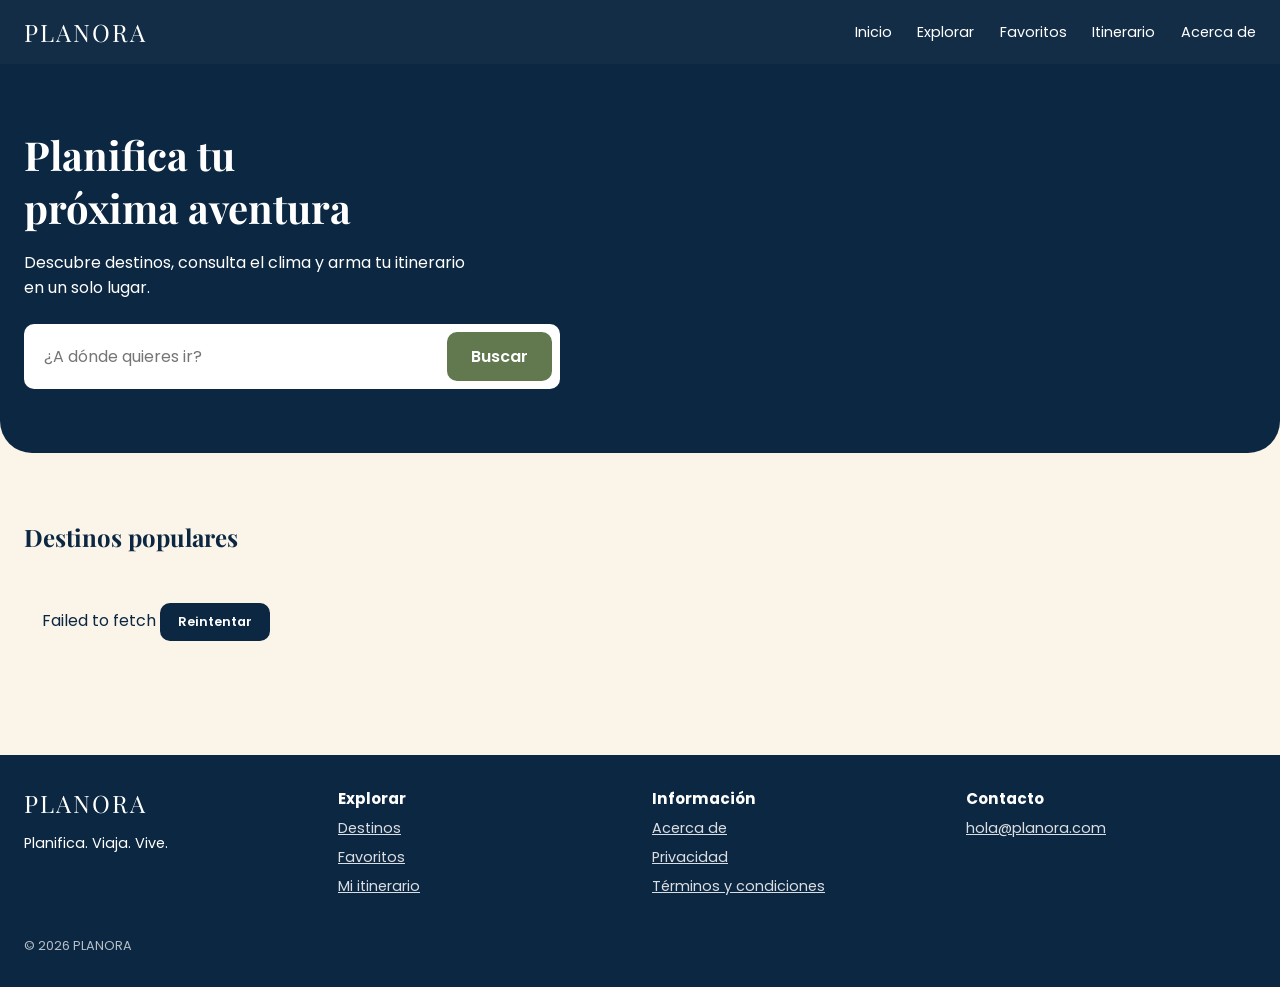
<file: index.html>
<!DOCTYPE html>
<html lang="es">
<head>
  <meta charset="UTF-8">
  <meta name="viewport" content="width=device-width, initial-scale=1">
  <title>PLANORA | Planifica. Viaja. Vive.</title>
  <link href="https://fonts.googleapis.com/css2?family=Playfair+Display:wght@700&family=Poppins:wght@400;600&display=swap" rel="stylesheet">
  <link rel="stylesheet" href="css/styles.css">
</head>
<body>
  <header class="site-header">
  <a class="logo" href="index.html">PLANORA</a>
  <nav>
    <a href="index.html">Inicio</a>
    <a href="explorar.html">Explorar</a>
    <a href="favoritos.html">Favoritos</a>
    <a href="itinerario.html">Itinerario</a>
    <a href="acerca.html">Acerca de</a>
  </nav>
</header>
<main>
  <section class="hero">
    <h1>Planifica tu próxima aventura</h1>
    <p>Descubre destinos, consulta el clima y arma tu itinerario en un solo lugar.</p>
    <form class="search" action="explorar.html" id="form-busqueda">
      <label for="q" class="sr-only">Buscar destino</label>
      <input id="q" name="q" type="search" placeholder="¿A dónde quieres ir?">
      <button type="submit">Buscar</button>
    </form>
  </section>
  <section class="destinos">
  <h2>Destinos populares</h2>
  <ul class="grid" data-catalog aria-live="polite"></ul>
</section>
</main>
<footer class="site-footer-main">
  <div class="footer-grid">
    <div>
      <p class="footer-logo">PLANORA</p>
      <p>Planifica. Viaja. Vive.</p>
    </div>
    <div>
      <h2>Explorar</h2>
      <ul>
        <li><a href="explorar.html">Destinos</a></li>
        <li><a href="favoritos.html">Favoritos</a></li>
        <li><a href="itinerario.html">Mi itinerario</a></li>
      </ul>
    </div>
    <div>
      <h2>Información</h2>
      <ul>
        <li><a href="acerca.html">Acerca de</a></li>
        <li><a href="acerca.html">Privacidad</a></li>
        <li><a href="acerca.html">Términos y condiciones</a></li>
      </ul>
    </div>
    <div>
      <h2>Contacto</h2>
      <ul>
        <li><a href="mailto:hola@planora.com">hola@planora.com</a></li>
      </ul>
    </div>
  </div>
  <p class="copyright">© 2026 PLANORA</p>
</footer>
<script type="module" src="js/app.js"></script>
</body>
</html>
</file>
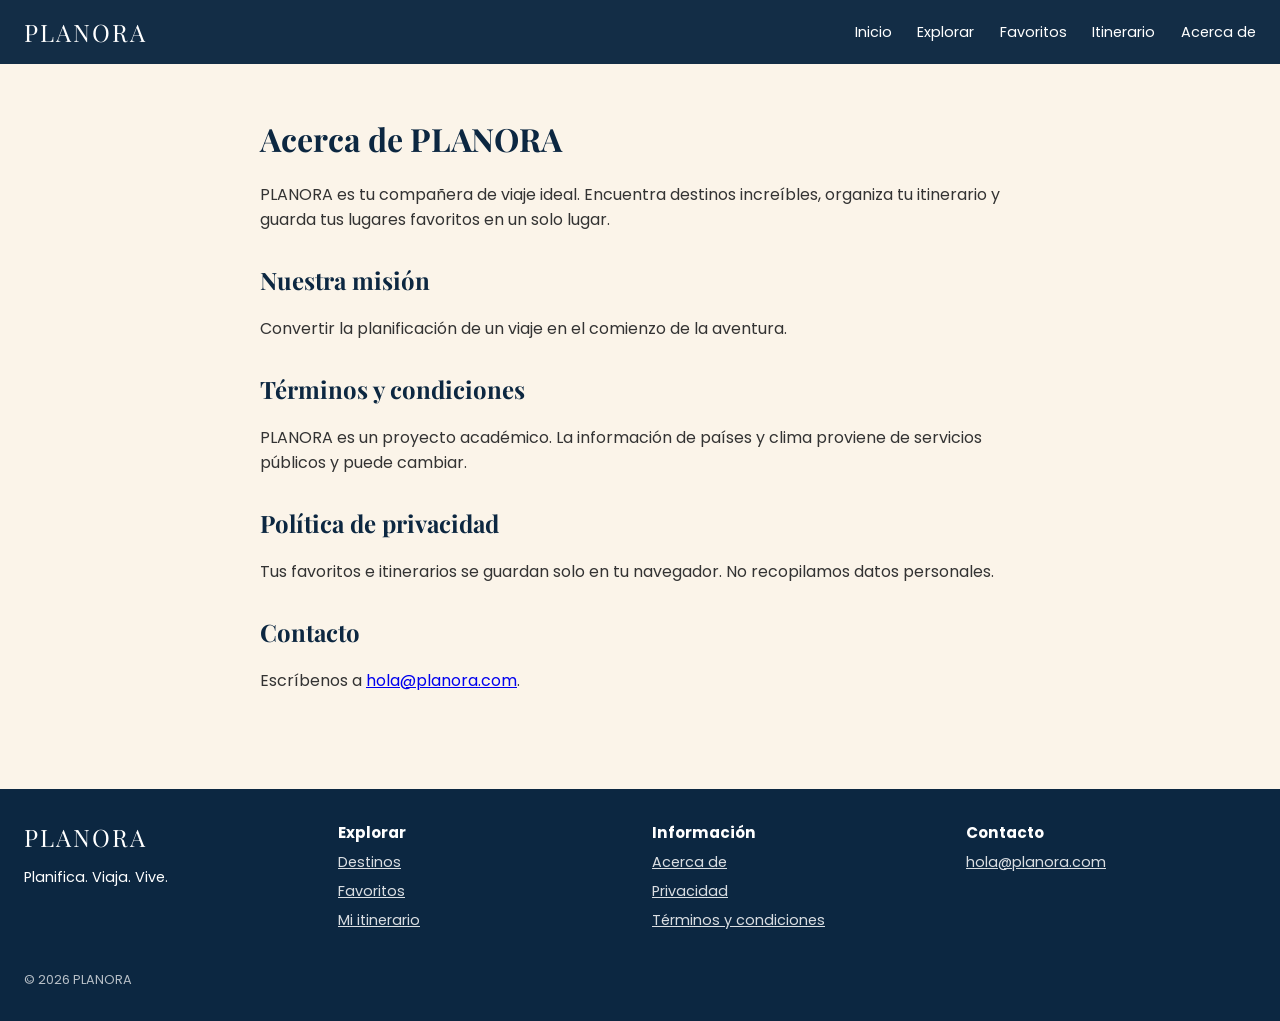
<file: acerca.html>
<!DOCTYPE html>
<html lang="es">
<head>
  <meta charset="UTF-8">
  <meta name="viewport" content="width=device-width, initial-scale=1">
  <title>Acerca de | PLANORA</title>
  <link href="https://fonts.googleapis.com/css2?family=Playfair+Display:wght@700&family=Poppins:wght@400;600&display=swap" rel="stylesheet">
  <link rel="stylesheet" href="css/styles.css">
</head>
<body>

  <header class="site-header">
  <a class="logo" href="index.html">PLANORA</a>
  <nav>
    <a href="index.html">Inicio</a>
    <a href="explorar.html">Explorar</a>
    <a href="favoritos.html">Favoritos</a>
    <a href="itinerario.html">Itinerario</a>
    <a href="acerca.html">Acerca de</a>
  </nav>
</header>

  <main class="acerca">
    <h1>Acerca de PLANORA</h1>
    <p>PLANORA es tu compañera de viaje ideal. Encuentra destinos increíbles, organiza tu itinerario y guarda tus lugares favoritos en un solo lugar.</p>

    <section>
      <h2>Nuestra misión</h2>
      <p>Convertir la planificación de un viaje en el comienzo de la aventura.</p>
    </section>

    <section id="terminos">
      <h2>Términos y condiciones</h2>
      <p>PLANORA es un proyecto académico. La información de países y clima proviene de servicios públicos y puede cambiar.</p>
    </section>

    <section id="privacidad">
      <h2>Política de privacidad</h2>
      <p>Tus favoritos e itinerarios se guardan solo en tu navegador. No recopilamos datos personales.</p>
    </section>

    <section id="contacto">
      <h2>Contacto</h2>
      <p>Escríbenos a <a href="mailto:hola@planora.com">hola@planora.com</a>.</p>
    </section>
  </main>

  <footer class="site-footer-main">
  <div class="footer-grid">
    <div>
      <p class="footer-logo">PLANORA</p>
      <p>Planifica. Viaja. Vive.</p>
    </div>
    <div>
      <h2>Explorar</h2>
      <ul>
        <li><a href="explorar.html">Destinos</a></li>
        <li><a href="favoritos.html">Favoritos</a></li>
        <li><a href="itinerario.html">Mi itinerario</a></li>
      </ul>
    </div>
    <div>
      <h2>Información</h2>
      <ul>
        <li><a href="acerca.html">Acerca de</a></li>
        <li><a href="acerca.html">Privacidad</a></li>
        <li><a href="acerca.html">Términos y condiciones</a></li>
      </ul>
    </div>
    <div>
      <h2>Contacto</h2>
      <ul>
        <li><a href="mailto:hola@planora.com">hola@planora.com</a></li>
      </ul>
    </div>
  </div>
  <p class="copyright">© 2026 PLANORA</p>
</footer>

</body>
</html>
</file>
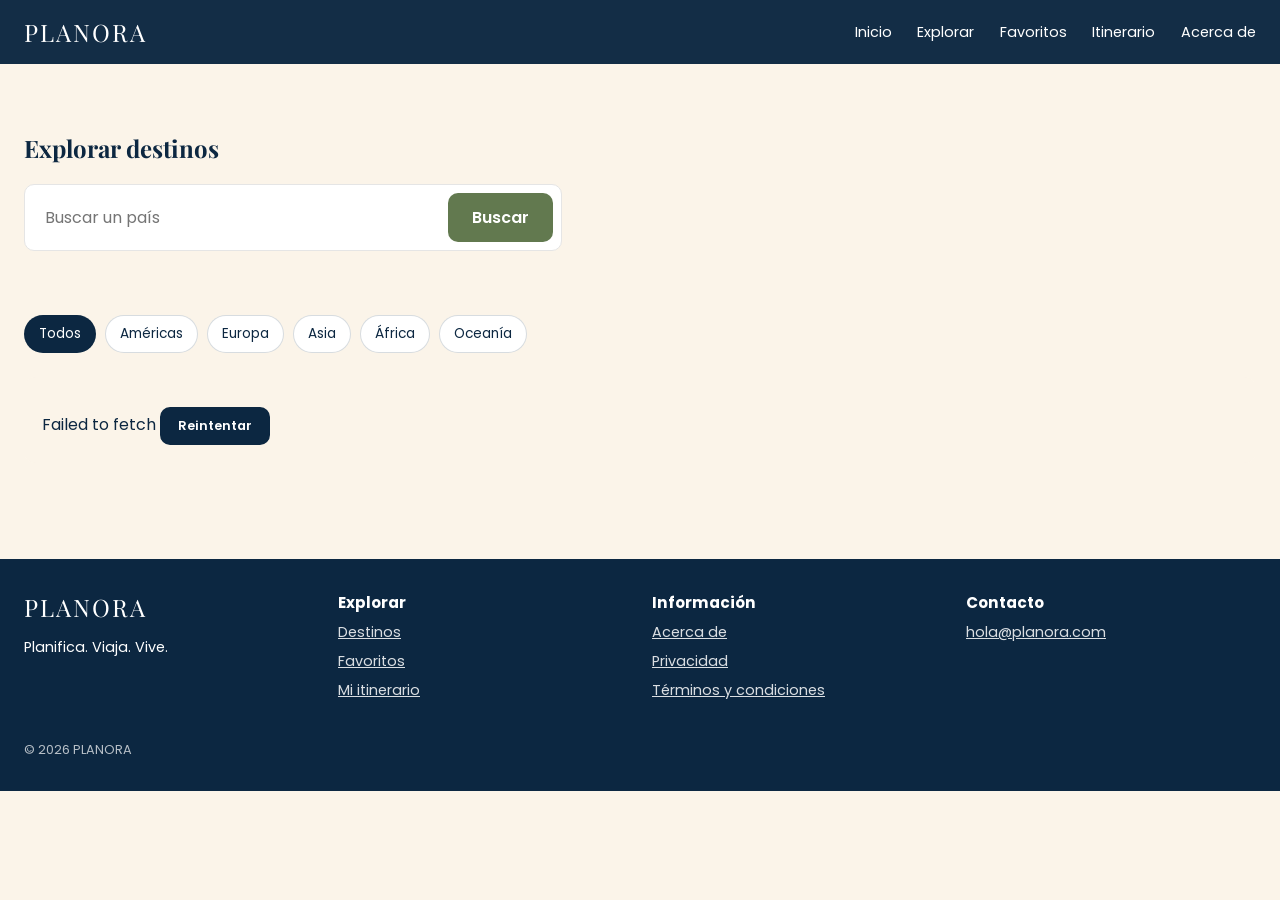
<file: explorar.html>
<!DOCTYPE html>
<html lang="es">
<head>
  <meta charset="UTF-8">
  <meta name="viewport" content="width=device-width, initial-scale=1">
  <title>Explorar destinos | PLANORA</title>
  <link href="https://fonts.googleapis.com/css2?family=Playfair+Display:wght@700&family=Poppins:wght@400;600&display=swap" rel="stylesheet">
  <link rel="stylesheet" href="css/styles.css">
</head>
<body>

  <header class="site-header">
  <a class="logo" href="index.html">PLANORA</a>
  <nav>
    <a href="index.html">Inicio</a>
    <a href="explorar.html">Explorar</a>
    <a href="favoritos.html">Favoritos</a>
    <a href="itinerario.html">Itinerario</a>
    <a href="acerca.html">Acerca de</a>
  </nav>
</header>

  <main>
    <section class="destinos explorar">
      <h1>Explorar destinos</h1>

      <form class="search" id="form-busqueda" action="explorar.html">
        <label for="q" class="sr-only">Buscar destino</label>
        <input id="q" name="q" type="search" placeholder="Buscar un país">
        <button type="submit">Buscar</button>
      </form>

      <p id="estado-busqueda" class="status" aria-live="polite">Cargando destinos…</p>
      <ul class="filters" id="filtros-region">
        <li><a href="#" data-region="Todos" aria-current="true" class="active">Todos</a></li>
        <li><a href="#" data-region="Américas">Américas</a></li>
        <li><a href="#" data-region="Europa">Europa</a></li>
        <li><a href="#" data-region="Asia">Asia</a></li>
        <li><a href="#" data-region="África">África</a></li>
        <li><a href="#" data-region="Oceanía">Oceanía</a></li>
      </ul>

      <ul class="grid" data-catalog aria-live="polite"></ul>
    </section>
  </main>

  <footer class="site-footer-main">
  <div class="footer-grid">
    <div>
      <p class="footer-logo">PLANORA</p>
      <p>Planifica. Viaja. Vive.</p>
    </div>
    <div>
      <h2>Explorar</h2>
      <ul>
        <li><a href="explorar.html">Destinos</a></li>
        <li><a href="favoritos.html">Favoritos</a></li>
        <li><a href="itinerario.html">Mi itinerario</a></li>
      </ul>
    </div>
    <div>
      <h2>Información</h2>
      <ul>
        <li><a href="acerca.html">Acerca de</a></li>
        <li><a href="acerca.html">Privacidad</a></li>
        <li><a href="acerca.html">Términos y condiciones</a></li>
      </ul>
    </div>
    <div>
      <h2>Contacto</h2>
      <ul>
        <li><a href="mailto:hola@planora.com">hola@planora.com</a></li>
      </ul>
    </div>
  </div>
  <p class="copyright">© 2026 PLANORA</p>
</footer>

<script type="module" src="js/app.js"></script>
</body>
</html>
</file>
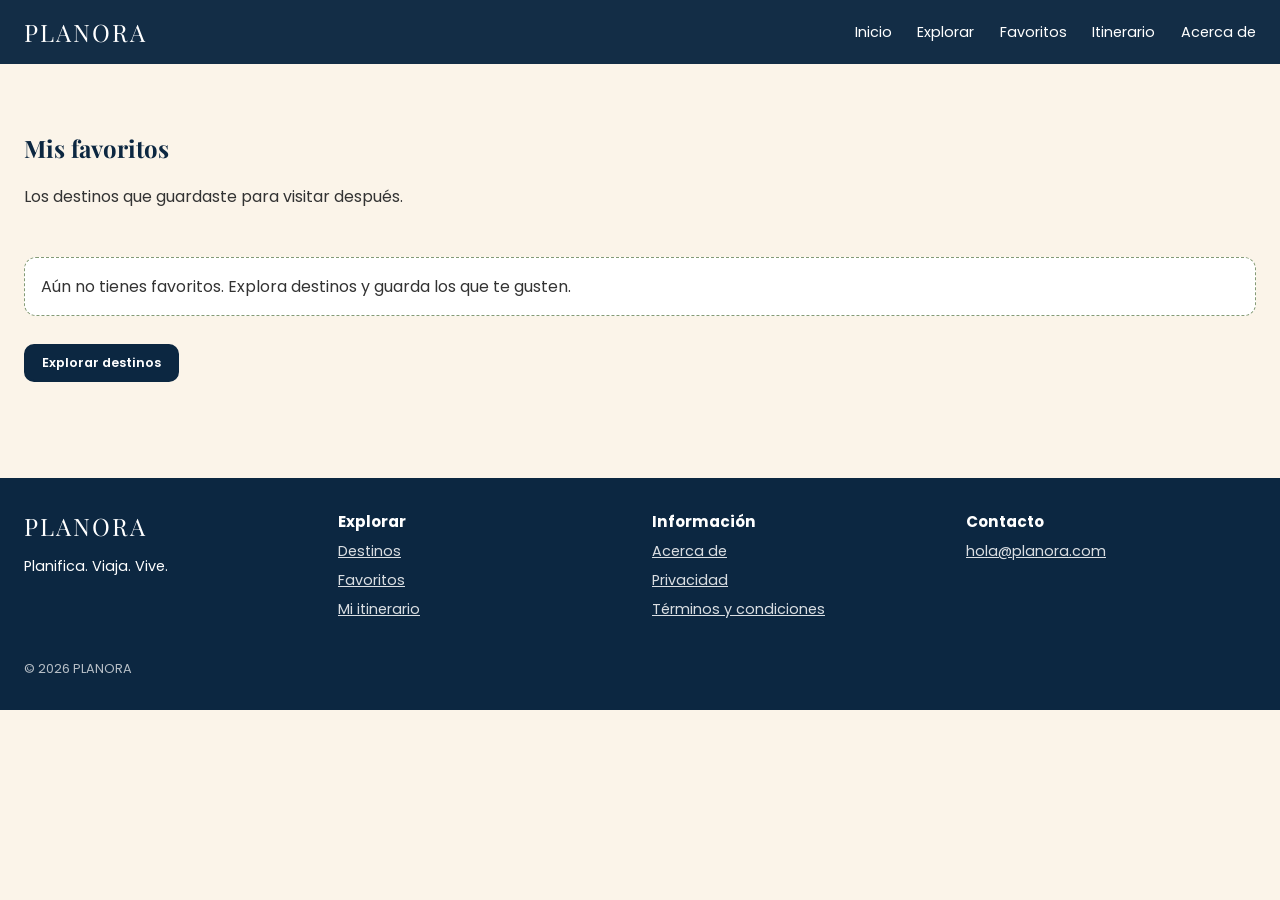
<file: favoritos.html>
<!DOCTYPE html>
<html lang="es">
<head>
  <meta charset="UTF-8">
  <meta name="viewport" content="width=device-width, initial-scale=1">
  <title>Mis favoritos | PLANORA</title>
  <link href="https://fonts.googleapis.com/css2?family=Playfair+Display:wght@700&family=Poppins:wght@400;600&display=swap" rel="stylesheet">
  <link rel="stylesheet" href="css/styles.css">
</head>
<body>

  <header class="site-header">
  <a class="logo" href="index.html">PLANORA</a>
  <nav>
    <a href="index.html">Inicio</a>
    <a href="explorar.html">Explorar</a>
    <a href="favoritos.html">Favoritos</a>
    <a href="itinerario.html">Itinerario</a>
    <a href="acerca.html">Acerca de</a>
  </nav>
</header>

  <main>
    <section class="destinos">
      <h1>Mis favoritos</h1>
      <p>Los destinos que guardaste para visitar después.</p>

      <ul class="grid" data-catalog aria-live="polite"></ul>

      <p class="vacio" id="estado-vacio" hidden>Aún no tienes favoritos. Explora destinos y guarda los que te gusten.</p>
      <a class="btn" href="explorar.html">Explorar destinos</a>
    </section>
  </main>

  <footer class="site-footer-main">
  <div class="footer-grid">
    <div>
      <p class="footer-logo">PLANORA</p>
      <p>Planifica. Viaja. Vive.</p>
    </div>
    <div>
      <h2>Explorar</h2>
      <ul>
        <li><a href="explorar.html">Destinos</a></li>
        <li><a href="favoritos.html">Favoritos</a></li>
        <li><a href="itinerario.html">Mi itinerario</a></li>
      </ul>
    </div>
    <div>
      <h2>Información</h2>
      <ul>
        <li><a href="acerca.html">Acerca de</a></li>
        <li><a href="acerca.html">Privacidad</a></li>
        <li><a href="acerca.html">Términos y condiciones</a></li>
      </ul>
    </div>
    <div>
      <h2>Contacto</h2>
      <ul>
        <li><a href="mailto:hola@planora.com">hola@planora.com</a></li>
      </ul>
    </div>
  </div>
  <p class="copyright">© 2026 PLANORA</p>
</footer>

<script type="module" src="js/app.js"></script>
</body>
</html>
</file>
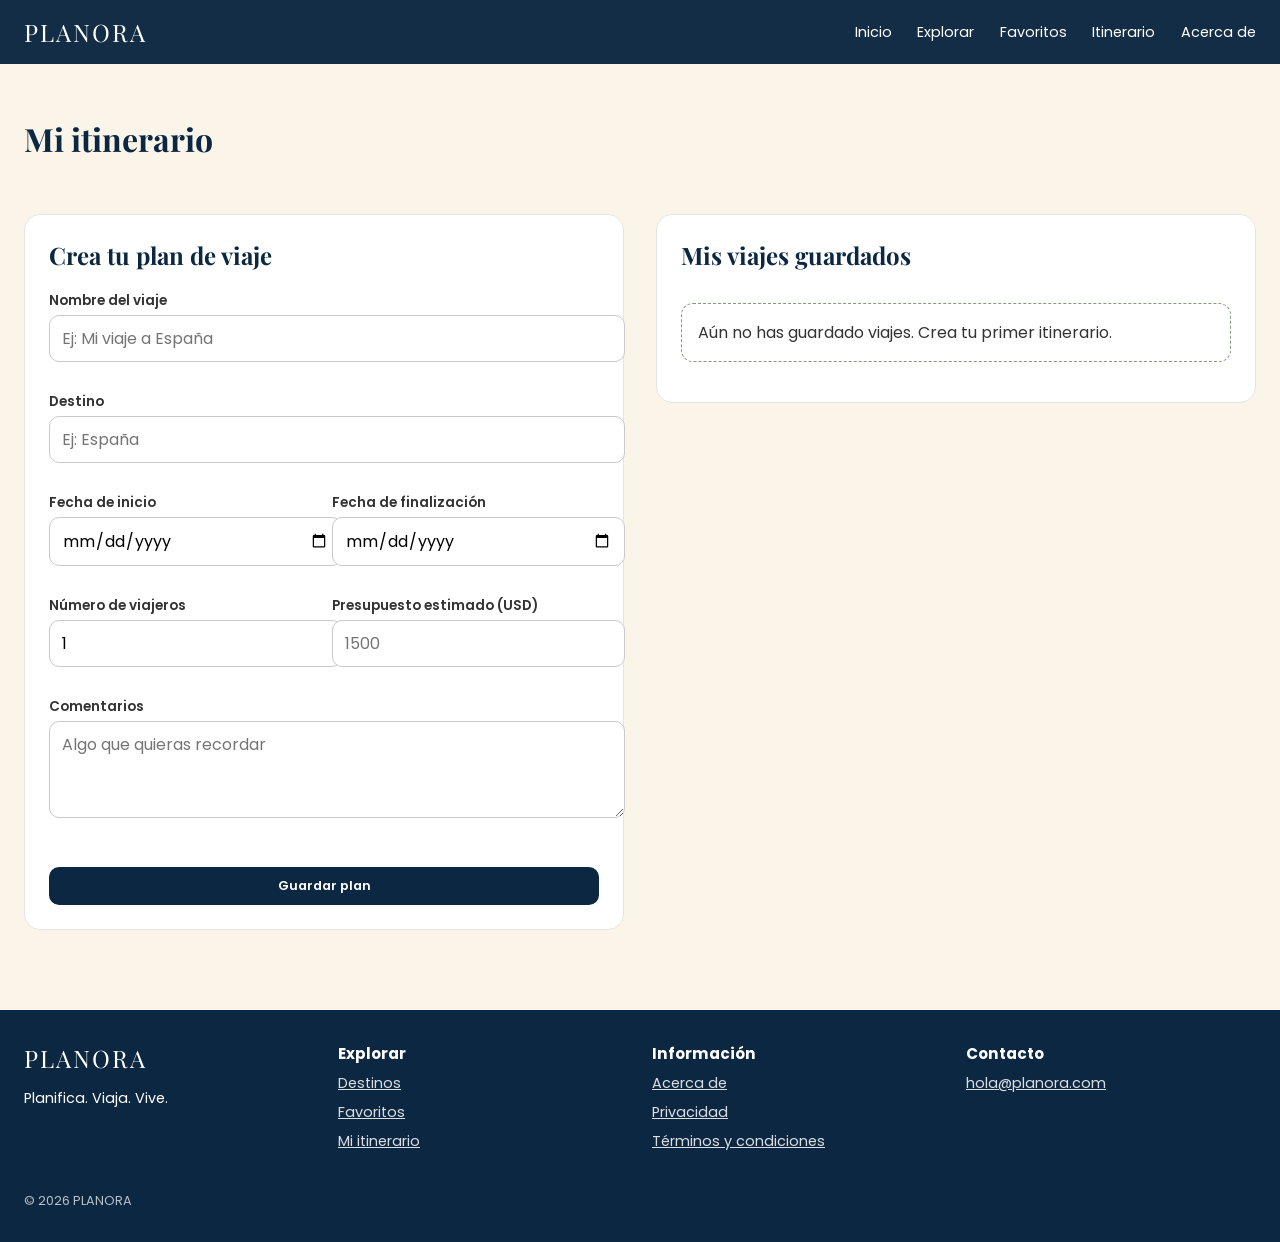
<file: itinerario.html>
<!DOCTYPE html>
<html lang="es">
<head>
  <meta charset="UTF-8">
  <meta name="viewport" content="width=device-width, initial-scale=1">
  <title>Mi itinerario | PLANORA</title>
  <link href="https://fonts.googleapis.com/css2?family=Playfair+Display:wght@700&family=Poppins:wght@400;600&display=swap" rel="stylesheet">
  <link rel="stylesheet" href="css/styles.css">
</head>
<body>

  <header class="site-header">
  <a class="logo" href="index.html">PLANORA</a>
  <nav>
    <a href="index.html">Inicio</a>
    <a href="explorar.html">Explorar</a>
    <a href="favoritos.html">Favoritos</a>
    <a href="itinerario.html">Itinerario</a>
    <a href="acerca.html">Acerca de</a>
  </nav>
</header>

  <main class="itinerario">
    <h1>Mi itinerario</h1>

    <section class="plan-form">
      <h2>Crea tu plan de viaje</h2>
      <form id="form-plan" novalidate>
        <div class="campo">
          <label for="nombre">Nombre del viaje</label>
          <input id="nombre" name="nombre" type="text" placeholder="Ej: Mi viaje a España" required>
          <p class="error" id="error-nombre" hidden>Escribe un nombre para tu viaje.</p>
        </div>

        <div class="campo">
          <label for="destino">Destino</label>
          <input id="destino" name="destino" type="text" placeholder="Ej: España" required>
          <p class="error" id="error-destino" hidden>Indica el destino.</p>
        </div>

        <div class="campo-doble">
          <div class="campo">
            <label for="inicio">Fecha de inicio</label>
            <input id="inicio" name="inicio" type="date" required>
            <p class="error" id="error-inicio" hidden>Elige la fecha de inicio.</p>
          </div>
          <div class="campo">
            <label for="fin">Fecha de finalización</label>
            <input id="fin" name="fin" type="date" required>
            <p class="error" id="error-fin" hidden>La fecha final debe ser igual o posterior al inicio.</p>
          </div>
        </div>

        <div class="campo-doble">
          <div class="campo">
            <label for="viajeros">Número de viajeros</label>
            <input id="viajeros" name="viajeros" type="number" min="1" value="1" required>
            <p class="error" id="error-viajeros" hidden>Debe haber al menos 1 viajero.</p>
          </div>
          <div class="campo">
            <label for="presupuesto">Presupuesto estimado (USD)</label>
            <input id="presupuesto" name="presupuesto" type="number" min="0" placeholder="1500">
            <p class="error" id="error-presupuesto" hidden>El presupuesto no puede ser negativo.</p>
          </div>
        </div>

        <div class="campo">
          <label for="comentarios">Comentarios</label>
          <textarea id="comentarios" name="comentarios" rows="3" placeholder="Algo que quieras recordar"></textarea>
        </div>

        <button class="btn" type="submit">Guardar plan</button>
      </form>
    </section>

    <section class="dias">
      <h2>Mis viajes guardados</h2>
      <p id="sin-planes" class="vacio" hidden>Aún no has guardado viajes. Crea tu primer itinerario.</p>
      <div id="lista-planes" class="trip-list" aria-live="polite"></div>
    </section>
  </main>

  <footer class="site-footer-main">
  <div class="footer-grid">
    <div>
      <p class="footer-logo">PLANORA</p>
      <p>Planifica. Viaja. Vive.</p>
    </div>
    <div>
      <h2>Explorar</h2>
      <ul>
        <li><a href="explorar.html">Destinos</a></li>
        <li><a href="favoritos.html">Favoritos</a></li>
        <li><a href="itinerario.html">Mi itinerario</a></li>
      </ul>
    </div>
    <div>
      <h2>Información</h2>
      <ul>
        <li><a href="acerca.html">Acerca de</a></li>
        <li><a href="acerca.html">Privacidad</a></li>
        <li><a href="acerca.html">Términos y condiciones</a></li>
      </ul>
    </div>
    <div>
      <h2>Contacto</h2>
      <ul>
        <li><a href="mailto:hola@planora.com">hola@planora.com</a></li>
      </ul>
    </div>
  </div>
  <p class="copyright">© 2026 PLANORA</p>
</footer>

<script type="module" src="js/app.js"></script>
</body>
</html>
</file>
<file: css/styles.css>
:root {
  --navy: #0C2741;
  --sage: #849B76;
  --cream: #FBF4E9;
  --text: #333333;
}

body {
  margin: 0;
  font-family: "Poppins", sans-serif;
  background: var(--cream);
  color: var(--text);
}

.site-header {
  background: var(--navy);
  display: flex;
  justify-content: space-between;
  align-items: center;
  padding: 16px 24px;
}

.logo {
  font-family: "Playfair Display", serif;
  font-size: 1.5rem;
  color: #fff;
  text-decoration: none;
  letter-spacing: 2px;
}

.site-header nav {
  display: flex;
  gap: 16px;
}

.site-header nav a {
  color: #fff;
  text-decoration: none;
  font-size: 0.9rem;
}
h1 {
  font-family: "Playfair Display", serif;
  color: var(--navy);
}

.hero {
  background: var(--navy);
  color: #fff;
  padding: 64px 24px;
  border-radius: 0 0 32px 32px;
}

.hero h1 {
  color: #fff;
  font-size: 2.5rem;
  max-width: 14ch;
  margin: 0 0 16px;
}

.hero p {
  max-width: 45ch;
  margin: 0 0 24px;
}

.search {
  display: flex;
  gap: 8px;
  background: #fff;
  padding: 8px;
  border-radius: 10px;
  max-width: 520px;
}

.search input {
  flex: 1;
  border: 0;
  padding: 12px;
  font: inherit;
  min-width: 0;
}

.search button {
  background: #62794F;
  color: #fff;
  border: 0;
  padding: 12px 24px;
  border-radius: 10px;
  font: inherit;
  font-weight: 600;
  cursor: pointer;
}

.sr-only {
  position: absolute;
  left: -9999px;
}
.destinos {
  padding: 48px 24px;
}

.destinos h2 {
  font-family: "Playfair Display", serif;
  color: var(--navy);
}

.grid {
  display: grid;
  grid-template-columns: repeat(auto-fit, minmax(220px, 1fr));
  gap: 24px;
  list-style: none;
  padding: 0;
  margin: 0;
}

.card {
  background: #fff;
  border: 1px solid #E5E5E5;
  border-radius: 16px;
  overflow: hidden;
  height: 100%;
}

.card-flag {
  background: var(--cream);
  font-size: 4rem;
  text-align: center;
  padding: 32px 16px;
  border-bottom: 1px solid #E5E5E5;
}

.card-body {
  padding: 16px;
}

.card-body h3 {
  font-family: "Playfair Display", serif;
  color: var(--navy);
  margin: 0 0 8px;
}

.card-body p {
  margin: 0 0 4px;
  font-size: 0.85rem;
}

.btn {
  display: inline-block;
  margin-top: 12px;
  background: var(--navy);
  color: #fff;
  padding: 8px 16px;
  border-radius: 10px;
  border: 2px solid var(--navy);
  font: inherit;
  font-size: 0.8rem;
  font-weight: 600;
  text-decoration: none;
  cursor: pointer;
}

.btn-outline {
  background: transparent;
  color: var(--navy);
}
.site-footer-main {
  background: var(--navy);
  color: #fff;
  padding: 32px 24px;
  margin-top: 48px;
  font-size: 0.9rem;
}

.footer-grid {
  display: grid;
  grid-template-columns: repeat(auto-fit, minmax(180px, 1fr));
  gap: 24px;
}

.footer-logo {
  font-family: "Playfair Display", serif;
  font-size: 1.5rem;
  letter-spacing: 2px;
  margin: 0 0 8px;
}

.site-footer-main h2 {
  font-size: 0.95rem;
  margin: 0 0 8px;
}

.site-footer-main ul {
  list-style: none;
  padding: 0;
  margin: 0;
}

.site-footer-main li {
  margin-bottom: 8px;
}

.site-footer-main a {
  color: #fff;
  opacity: 0.85;
}

.copyright {
  margin: 32px 0 0;
  opacity: 0.7;
  font-size: 0.8rem;
}
.explorar .search {
  border: 1px solid #E5E5E5;
}

.filters {
  display: flex;
  flex-wrap: wrap;
  gap: 8px;
  list-style: none;
  padding: 0;
  margin: 24px 0;
}

.filters a {
  display: inline-block;
  padding: 8px 16px;
  border: 1px solid var(--navy);
  border-radius: 999px;
  background: #fff;
  color: var(--navy);
  text-decoration: none;
  font-size: 0.85rem;
}

.filters a[aria-current="true"] {
  background: var(--navy);
  color: #fff;
}
.detalle {
  padding: 32px 24px;
}

.detalle-layout {
  display: grid;
  grid-template-columns: 1fr;
  gap: 24px;
  margin: 24px 0;
}

@media (min-width: 768px) {
  .detalle-layout {
    grid-template-columns: 1fr 1fr;
    align-items: center;
  }
}

.detalle-info h1 {
  margin: 0 0 16px;
}

.datos {
  list-style: none;
  padding: 0;
  margin: 0 0 16px;
}

.datos li {
  padding: 8px 0;
  border-bottom: 1px solid #E5E5E5;
}

.detalle-flag img {
  width: 100%;
  max-width: 420px;
  border: 1px solid #E5E5E5;
  border-radius: 12px;
}

.clima {
  background: #fff;
  border: 1px solid #E5E5E5;
  border-radius: 16px;
  padding: 24px;
}

.clima h2 {
  font-family: "Playfair Display", serif;
  color: var(--navy);
  margin-top: 0;
}

.clima-actual {
  font-family: "Playfair Display", serif;
  font-size: 3rem;
  color: var(--navy);
  margin: 0;
}

.pronostico {
  list-style: none;
  padding: 0;
  margin: 0;
  display: grid;
  grid-template-columns: repeat(auto-fit, minmax(120px, 1fr));
  gap: 12px;
}

.pronostico li {
  background: var(--cream);
  border-radius: 10px;
  padding: 12px;
  display: flex;
  flex-direction: column;
}
.vacio {
  margin-top: 32px;
  padding: 16px;
  border: 1px dashed var(--sage);
  border-radius: 12px;
  background: #fff;
}
.itinerario {
  padding: 32px 24px;
  display: grid;
  gap: 32px;
}

@media (min-width: 900px) {
  .itinerario {
    grid-template-columns: 1fr 1fr;
    align-items: start;
  }
  .itinerario h1 {
    grid-column: 1 / -1;
  }
}

.plan-form,
.dias {
  background: #fff;
  border: 1px solid #E5E5E5;
  border-radius: 16px;
  padding: 24px;
}

.plan-form h2,
.dias h2 {
  font-family: "Playfair Display", serif;
  color: var(--navy);
  margin-top: 0;
}

.campo {
  margin-bottom: 16px;
}

.campo-doble {
  display: grid;
  grid-template-columns: repeat(auto-fit, minmax(180px, 1fr));
  gap: 16px;
}

.campo label {
  display: block;
  font-weight: 600;
  font-size: 0.85rem;
  margin-bottom: 4px;
}

.campo input,
.campo textarea {
  width: 100%;
  padding: 10px 12px;
  border: 1px solid #C9C9C9;
  border-radius: 10px;
  font: inherit;
  background: #fff;
}

.campo input:focus-visible,
.campo textarea:focus-visible {
  outline: 2px solid var(--sage);
  border-color: var(--sage);
}

.error {
  display: none;
  color: #B3261E;
  font-size: 0.8rem;
  margin: 4px 0 0;
}

.lista-dias {
  list-style: none;
  padding: 0;
  margin: 16px 0;
}

.lista-dias li {
  display: flex;
  gap: 16px;
  padding: 12px 0;
  border-bottom: 1px solid #E5E5E5;
}

.lista-dias strong {
  min-width: 56px;
  color: var(--navy);
}
.acerca {
  max-width: 760px;
  margin: 0 auto;
  padding: 32px 24px;
}

.acerca h2 {
  font-family: "Playfair Display", serif;
  color: var(--navy);
  margin-top: 32px;
}
.card:hover { transform: translateY(-4px); box-shadow: 0 10px 24px rgba(12,39,65,.12); transition: .2s; }
.mapa-section { background: #fff; border: 1px solid #E5E5E5; border-radius: 16px; padding: 24px; margin-top: 24px; }
.badge-fav { background: var(--sage); color: #0C2741; border-radius: 999px; padding: 2px 8px; font-size: .75rem; font-weight: 700; margin-left: 4px; }
.btn-danger { border-color: #B3261E; color: #B3261E; margin-left: 8px; }

/* PLANORA · mejoras de interacción y adaptación */
html{scroll-behavior:smooth} .site-header{position:sticky;top:0;z-index:500;background:rgba(12,39,65,.97);backdrop-filter:blur(12px)}
.site-header nav{display:flex;align-items:center;gap:clamp(10px,2vw,26px);flex-wrap:wrap}.site-header nav a{transition:color .2s,opacity .2s}.site-header nav a:hover{color:#c8d6b8}
.grid{align-items:stretch}.grid>li{min-width:0}.card{height:100%;display:flex;flex-direction:column;overflow:hidden;transition:transform .22s,box-shadow .22s}.card:hover{transform:translateY(-5px);box-shadow:0 16px 34px rgba(12,39,65,.14)}.card-flag{overflow:hidden}.card-flag img{transition:transform .35s}.card:hover .card-flag img{transform:scale(1.035)}.card-body{display:flex;flex:1;flex-direction:column}.card-actions{display:flex;gap:9px;flex-wrap:wrap;margin-top:auto;padding-top:14px}.card-actions .btn{flex:1;text-align:center;min-width:115px}.is-saved{background:#849b76!important;color:#fff!important}.eyebrow{display:inline-block;color:#849b76;font-size:.72rem;font-weight:700;letter-spacing:.12em;text-transform:uppercase;margin-bottom:6px}.status,.loading{color:#617080;padding:12px 0}.filters{display:flex;gap:9px;flex-wrap:wrap;padding:0;list-style:none}.filters a{display:block;padding:8px 14px;border:1px solid rgba(12,39,65,.16);border-radius:30px;color:#0c2741;text-decoration:none}.filters a.active,.filters a:hover{background:#0c2741;color:#fff}.detalle{max-width:1120px;margin:0 auto;padding:32px 22px}.detalle-layout{display:grid;grid-template-columns:1.1fr .9fr;gap:36px;align-items:center;margin:26px 0}.detalle-flag img{width:100%;max-height:340px;object-fit:contain;border-radius:16px;box-shadow:0 10px 35px rgba(12,39,65,.08)}.datos{line-height:2}.clima,.mapa-section{background:#fff;border-radius:18px;padding:24px;margin:24px 0;box-shadow:0 8px 28px rgba(12,39,65,.07)}.weather-box{display:grid;gap:18px}.weather-current{display:flex;align-items:center;gap:18px;flex-wrap:wrap}.weather-current strong{font-size:2.6rem;color:#0c2741}.weather-days{display:grid;grid-template-columns:repeat(3,1fr);gap:12px}.weather-days>div{display:grid;gap:6px;background:#fbf4e9;padding:14px;border-radius:12px}.weather-days small{color:#617080}.mapa{height:330px;border-radius:14px;margin:16px 0;z-index:1}.plan-form form{display:grid;gap:14px}.campo .error{color:#a43b35;font-size:.82rem;margin:4px 0}.trip-list{display:grid;gap:14px}.trip-card{display:flex;justify-content:space-between;gap:18px;align-items:center;background:#fff;padding:20px;border-radius:16px;box-shadow:0 8px 24px rgba(12,39,65,.07)}.trip-card h3{margin:5px 0}.trip-card p{margin:5px 0}.notice{padding:18px;background:#fbf4e9;border-radius:12px;color:#0c2741}.toast{position:fixed;left:50%;bottom:24px;transform:translate(-50%,20px);opacity:0;pointer-events:none;background:#0c2741;color:#fff;padding:12px 20px;border-radius:30px;z-index:1000;box-shadow:0 8px 25px #0c274144;transition:.25s}.toast.show{opacity:1;transform:translate(-50%,0)}[hidden]{display:none!important}
@media(max-width:760px){.site-header{padding:12px 16px}.site-header nav{gap:8px 14px;justify-content:center}.detalle-layout{grid-template-columns:1fr}.detalle-flag{order:-1}.weather-days{grid-template-columns:1fr}.trip-card{align-items:flex-start;flex-direction:column}.card-actions .btn{flex-basis:100%}.mapa{height:270px}}
</file>
